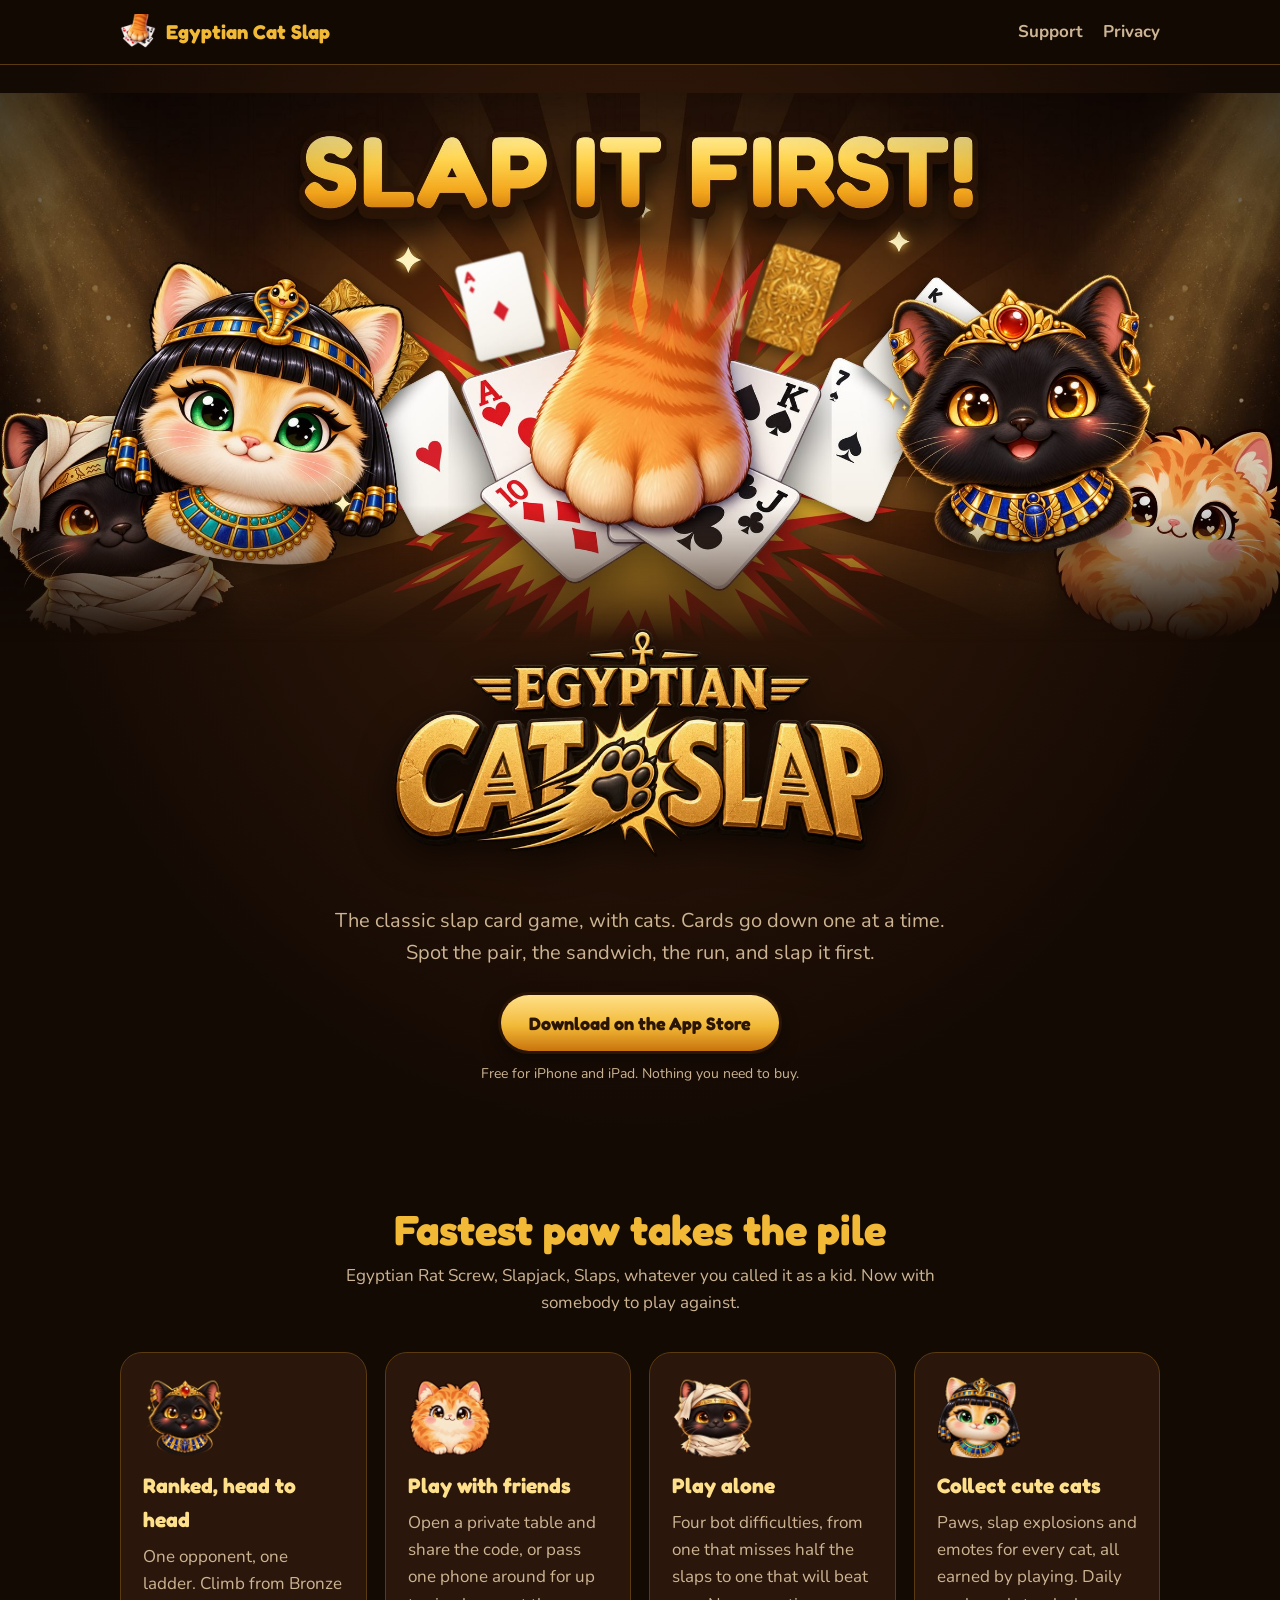
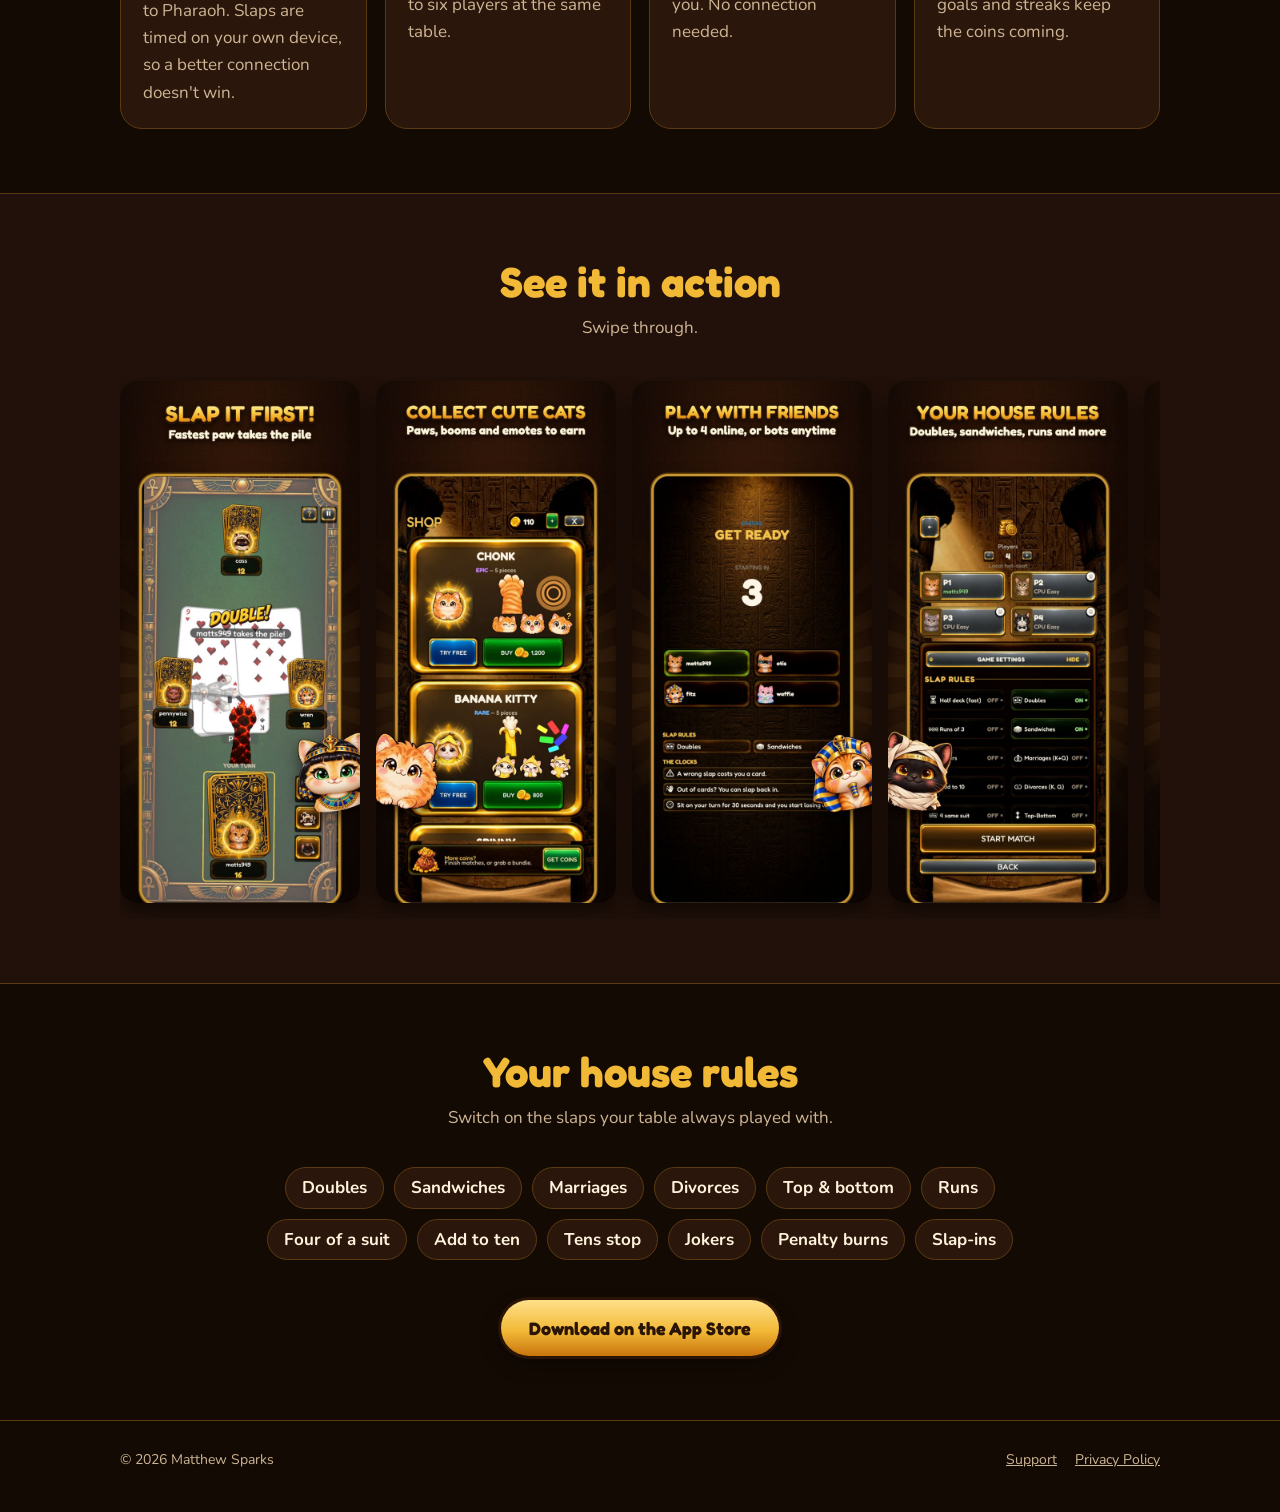
<file: index.html>
<!doctype html>
<html lang="en">
<head>
<meta charset="utf-8">
<meta name="viewport" content="width=device-width, initial-scale=1">
<title>Egyptian Cat Slap</title>
<meta name="description" content="The classic slap card game, with cats. Play Egyptian Rat Screw and Slapjack online, with friends, or against bots.">
<meta property="og:title" content="Egyptian Cat Slap">
<meta property="og:description" content="The classic slap card game, with cats. Fastest paw takes the pile.">
<meta property="og:image" content="https://mattsparks77.github.io/egyptian-cat-slap/img/og.jpg">
<meta property="og:type" content="website">
<meta property="og:url" content="https://mattsparks77.github.io/egyptian-cat-slap/">
<link rel="canonical" href="https://mattsparks77.github.io/egyptian-cat-slap/">
<meta name="twitter:card" content="summary_large_image">
<!-- Safari's "Open in App Store" banner on iPhones. -->
<meta name="apple-itunes-app" content="app-id=6799527608">
<link rel="icon" href="img/favicon.png">
<link rel="apple-touch-icon" href="img/icon-180.png">
<link rel="preconnect" href="https://fonts.googleapis.com">
<link rel="preconnect" href="https://fonts.gstatic.com" crossorigin>
<link href="https://fonts.googleapis.com/css2?family=Fredoka:wght@600;700&family=Nunito:wght@400;700;800&display=swap" rel="stylesheet">
<link rel="stylesheet" href="style.css">
</head>
<body>

<header class="top">
  <div class="wrap">
    <a class="brand" href="./"><img src="img/icon-180.png" alt=""><span>Egyptian Cat Slap</span></a>
    <nav class="nav">
      <a href="support.html">Support</a>
      <a href="privacy.html">Privacy</a>
    </nav>
  </div>
</header>

<main>
  <div class="hero">
    <img class="hero-art" src="img/hero.jpg" alt="An orange cat paw slaps a pile of playing cards while cute Egyptian cats watch">
    <div class="wrap">
      <img class="logo" src="img/logo.webp" alt="Egyptian Cat Slap">
      <p class="lead">The classic slap card game, with cats. Cards go down one at a time. Spot the pair, the sandwich, the run, and slap it first.</p>
      <a class="btn" href="https://apps.apple.com/us/app/egyptian-cat-slap/id6799527608">Download on the App Store</a>
      <p class="note">Free for iPhone and iPad. Nothing you need to buy.</p>
    </div>
  </div>

  <section>
    <div class="wrap">
      <h2>Fastest paw takes the pile</h2>
      <p class="sub">Egyptian Rat Screw, Slapjack, Slaps, whatever you called it as a kid. Now with somebody to play against.</p>
      <div class="features">
        <div class="feature"><img src="img/jewel.webp" alt=""><h3>Ranked, head to head</h3><p>One opponent, one ladder. Climb from Bronze to Pharaoh. Slaps are timed on your own device, so a better connection doesn't win.</p></div>
        <div class="feature"><img src="img/chonk.webp" alt=""><h3>Play with friends</h3><p>Open a private table and share the code, or pass one phone around for up to six players at the same table.</p></div>
        <div class="feature"><img src="img/mummy.webp" alt=""><h3>Play alone</h3><p>Four bot difficulties, from one that misses half the slaps to one that will beat you. No connection needed.</p></div>
        <div class="feature"><img src="img/cleo.webp" alt=""><h3>Collect cute cats</h3><p>Paws, slap explosions and emotes for every cat, all earned by playing. Daily goals and streaks keep the coins coming.</p></div>
      </div>
    </div>
  </section>

  <section class="alt">
    <div class="wrap">
      <h2>See it in action</h2>
      <p class="sub">Swipe through.</p>
      <div class="shots">
        <img src="img/shot1.jpg" alt="A match: DOUBLE! and the player takes the pile" loading="lazy">
        <img src="img/shot2.jpg" alt="The shop with Chonk and Banana Kitty" loading="lazy">
        <img src="img/shot3.jpg" alt="Four players getting ready for a match" loading="lazy">
        <img src="img/shot4.jpg" alt="Choosing house rules for a local game" loading="lazy">
        <img src="img/shot5.jpg" alt="The main menu with ranked play" loading="lazy">
        <img src="img/shot6.jpg" alt="Cleocatra, the Founder cat" loading="lazy">
      </div>
    </div>
  </section>

  <section>
    <div class="wrap">
      <h2>Your house rules</h2>
      <p class="sub">Switch on the slaps your table always played with.</p>
      <div class="rules">
        <span>Doubles</span><span>Sandwiches</span><span>Marriages</span><span>Divorces</span><span>Top &amp; bottom</span><span>Runs</span><span>Four of a suit</span><span>Add to ten</span><span>Tens stop</span><span>Jokers</span><span>Penalty burns</span><span>Slap-ins</span>
      </div>
      <p class="cta-end"><a class="btn" href="https://apps.apple.com/us/app/egyptian-cat-slap/id6799527608">Download on the App Store</a></p>
    </div>
  </section>
</main>

<footer>
  <div class="wrap">
    <span>&copy; 2026 Matthew Sparks</span>
    <nav><a href="support.html">Support</a><a href="privacy.html">Privacy Policy</a></nav>
  </div>
</footer>
</body>
</html>
</file>
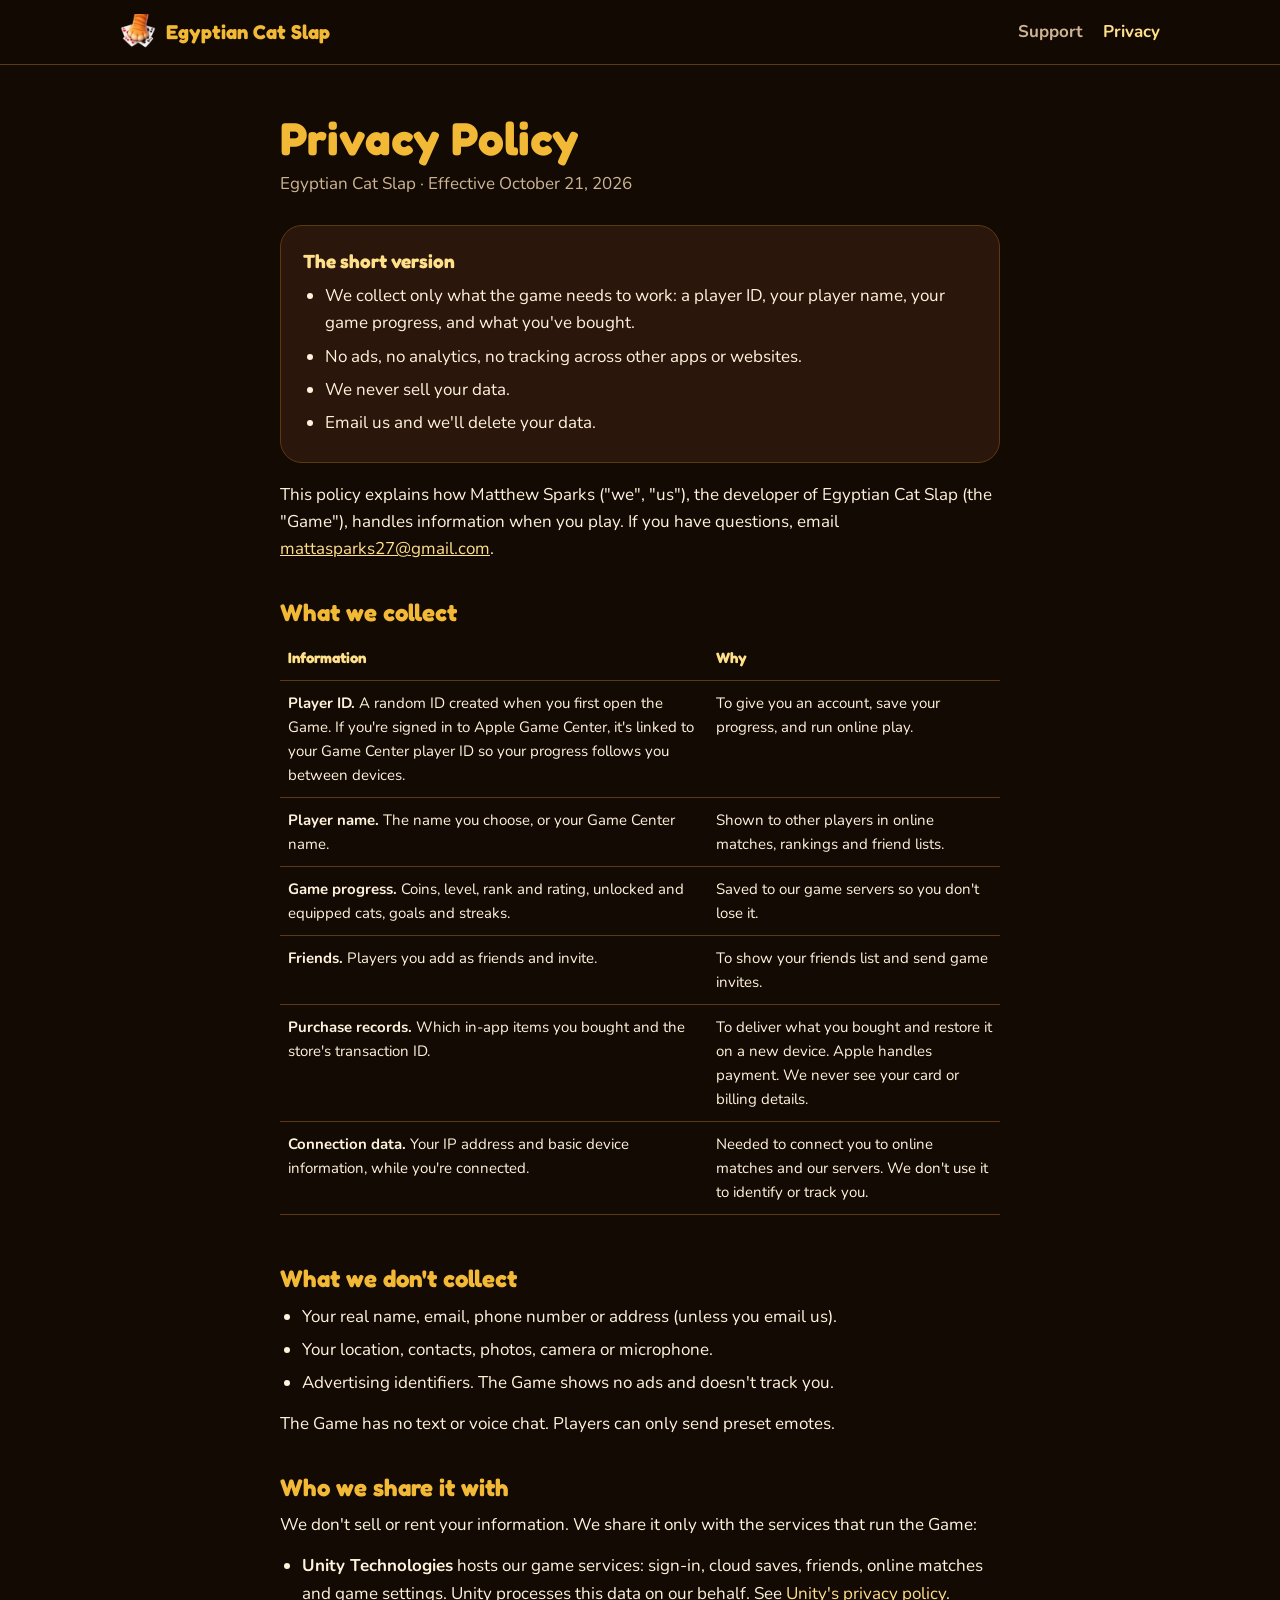
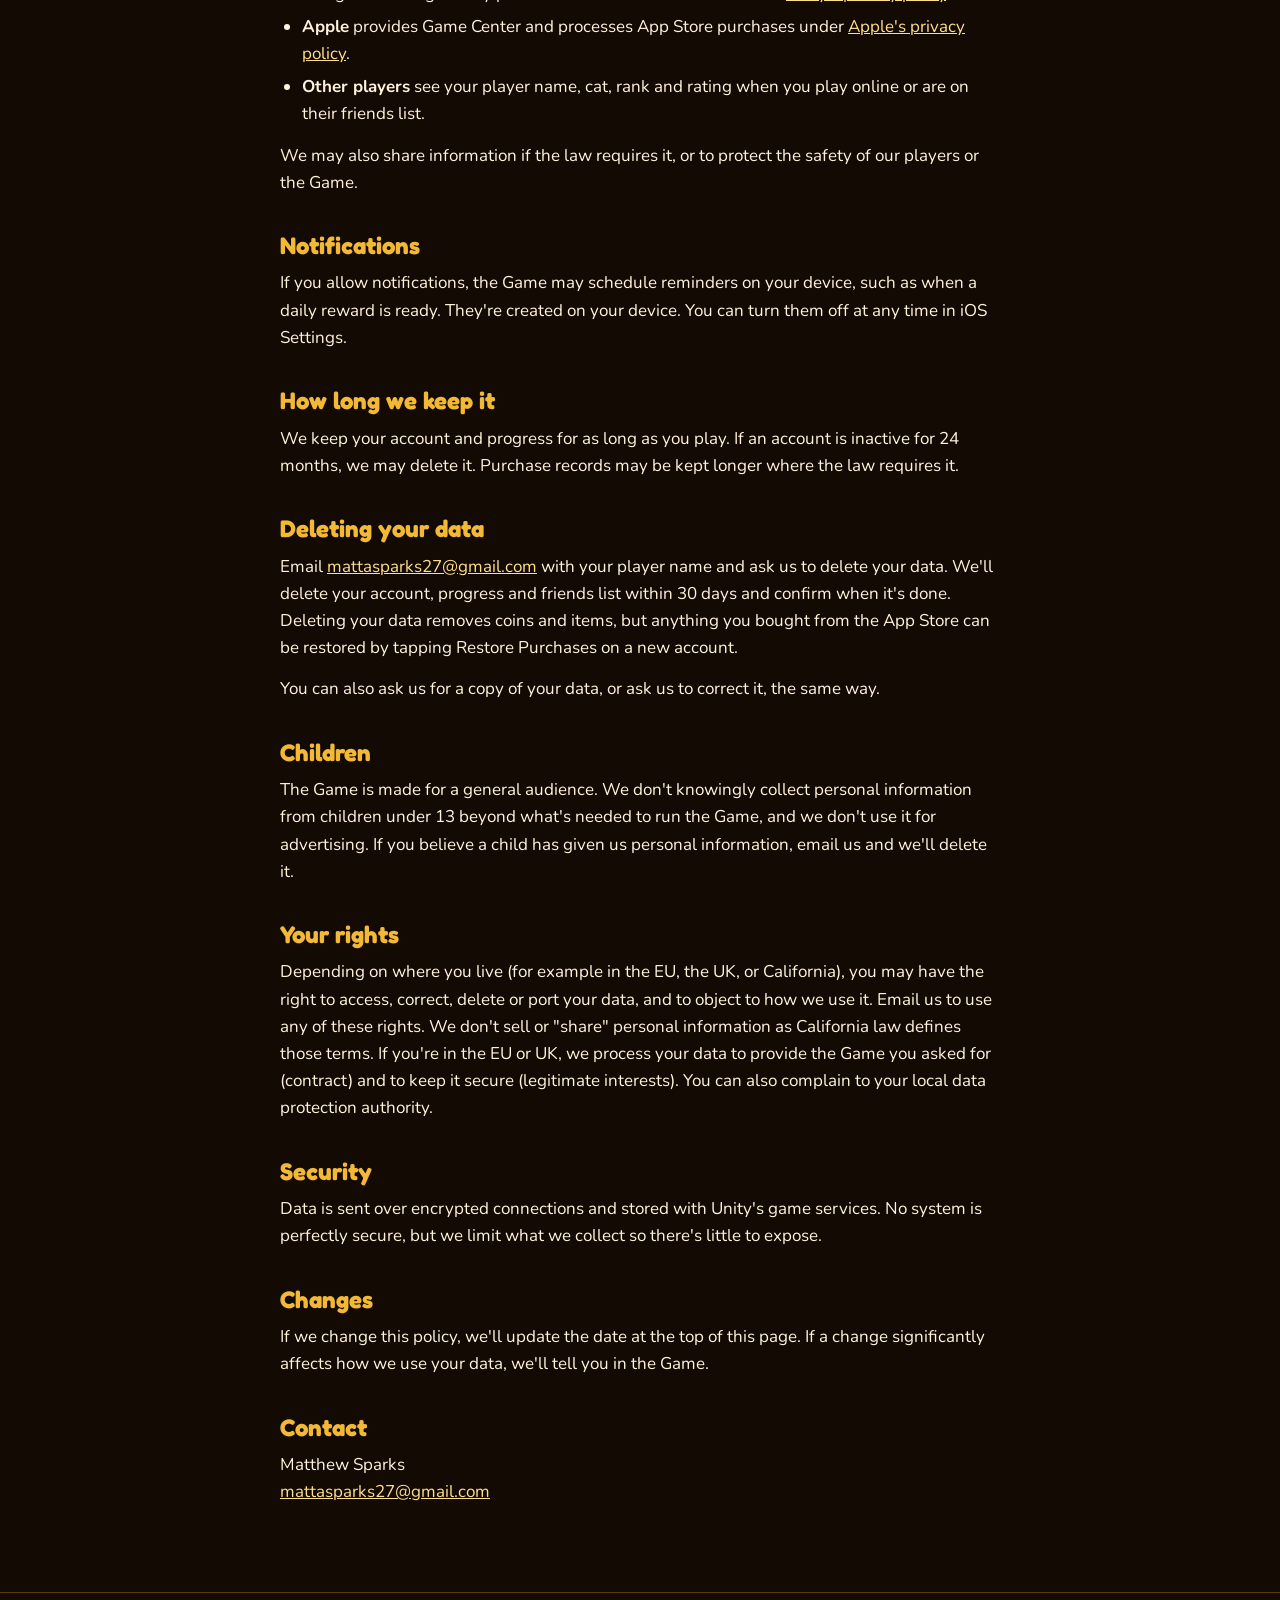
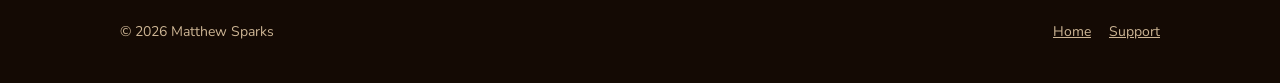
<file: privacy.html>
<!doctype html>
<html lang="en">
<head>
<meta charset="utf-8">
<meta name="viewport" content="width=device-width, initial-scale=1">
<title>Privacy Policy · Egyptian Cat Slap</title>
<meta name="description" content="What Egyptian Cat Slap collects, why, and how to delete it.">
<link rel="icon" href="img/favicon.png">
<link rel="apple-touch-icon" href="img/icon-180.png">
<link rel="preconnect" href="https://fonts.googleapis.com">
<link rel="preconnect" href="https://fonts.gstatic.com" crossorigin>
<link href="https://fonts.googleapis.com/css2?family=Fredoka:wght@600;700&family=Nunito:wght@400;700;800&display=swap" rel="stylesheet">
<link rel="stylesheet" href="style.css">
</head>
<body>

<header class="top">
  <div class="wrap">
    <a class="brand" href="./"><img src="img/icon-180.png" alt=""><span>Egyptian Cat Slap</span></a>
    <nav class="nav">
      <a href="support.html">Support</a>
      <a href="privacy.html" aria-current="page">Privacy</a>
    </nav>
  </div>
</header>

<main class="doc">
  <h1>Privacy Policy</h1>
  <p class="meta">Egyptian Cat Slap · Effective October 21, 2026</p>

  <div class="card">
    <h3 style="margin-top:0">The short version</h3>
    <ul style="margin-bottom:0">
      <li>We collect only what the game needs to work: a player ID, your player name, your game progress, and what you've bought.</li>
      <li>No ads, no analytics, no tracking across other apps or websites.</li>
      <li>We never sell your data.</li>
      <li>Email us and we'll delete your data.</li>
    </ul>
  </div>

  <p>This policy explains how Matthew Sparks ("we", "us"), the developer of Egyptian Cat Slap (the "Game"), handles information when you play. If you have questions, email <a href="mailto:mattasparks27@gmail.com">mattasparks27@gmail.com</a>.</p>

  <h2>What we collect</h2>
  <div class="table-scroll">
  <table>
    <tr><th>Information</th><th>Why</th></tr>
    <tr><td><strong>Player ID.</strong> A random ID created when you first open the Game. If you're signed in to Apple Game Center, it's linked to your Game Center player ID so your progress follows you between devices.</td><td>To give you an account, save your progress, and run online play.</td></tr>
    <tr><td><strong>Player name.</strong> The name you choose, or your Game Center name.</td><td>Shown to other players in online matches, rankings and friend lists.</td></tr>
    <tr><td><strong>Game progress.</strong> Coins, level, rank and rating, unlocked and equipped cats, goals and streaks.</td><td>Saved to our game servers so you don't lose it.</td></tr>
    <tr><td><strong>Friends.</strong> Players you add as friends and invite.</td><td>To show your friends list and send game invites.</td></tr>
    <tr><td><strong>Purchase records.</strong> Which in-app items you bought and the store's transaction ID.</td><td>To deliver what you bought and restore it on a new device. Apple handles payment. We never see your card or billing details.</td></tr>
    <tr><td><strong>Connection data.</strong> Your IP address and basic device information, while you're connected.</td><td>Needed to connect you to online matches and our servers. We don't use it to identify or track you.</td></tr>
  </table>
  </div>

  <h2>What we don't collect</h2>
  <ul>
    <li>Your real name, email, phone number or address (unless you email us).</li>
    <li>Your location, contacts, photos, camera or microphone.</li>
    <li>Advertising identifiers. The Game shows no ads and doesn't track you.</li>
  </ul>
  <p>The Game has no text or voice chat. Players can only send preset emotes.</p>

  <h2>Who we share it with</h2>
  <p>We don't sell or rent your information. We share it only with the services that run the Game:</p>
  <ul>
    <li><strong>Unity Technologies</strong> hosts our game services: sign-in, cloud saves, friends, online matches and game settings. Unity processes this data on our behalf. See <a href="https://unity.com/legal/game-player-and-app-user-privacy-policy">Unity's privacy policy</a>.</li>
    <li><strong>Apple</strong> provides Game Center and processes App Store purchases under <a href="https://www.apple.com/legal/privacy/">Apple's privacy policy</a>.</li>
    <li><strong>Other players</strong> see your player name, cat, rank and rating when you play online or are on their friends list.</li>
  </ul>
  <p>We may also share information if the law requires it, or to protect the safety of our players or the Game.</p>

  <h2>Notifications</h2>
  <p>If you allow notifications, the Game may schedule reminders on your device, such as when a daily reward is ready. They're created on your device. You can turn them off at any time in iOS Settings.</p>

  <h2>How long we keep it</h2>
  <p>We keep your account and progress for as long as you play. If an account is inactive for 24 months, we may delete it. Purchase records may be kept longer where the law requires it.</p>

  <h2>Deleting your data</h2>
  <p>Email <a href="mailto:mattasparks27@gmail.com?subject=Delete%20my%20Egyptian%20Cat%20Slap%20data">mattasparks27@gmail.com</a> with your player name and ask us to delete your data. We'll delete your account, progress and friends list within 30 days and confirm when it's done. Deleting your data removes coins and items, but anything you bought from the App Store can be restored by tapping Restore Purchases on a new account.</p>
  <p>You can also ask us for a copy of your data, or ask us to correct it, the same way.</p>

  <h2>Children</h2>
  <p>The Game is made for a general audience. We don't knowingly collect personal information from children under 13 beyond what's needed to run the Game, and we don't use it for advertising. If you believe a child has given us personal information, email us and we'll delete it.</p>

  <h2>Your rights</h2>
  <p>Depending on where you live (for example in the EU, the UK, or California), you may have the right to access, correct, delete or port your data, and to object to how we use it. Email us to use any of these rights. We don't sell or "share" personal information as California law defines those terms. If you're in the EU or UK, we process your data to provide the Game you asked for (contract) and to keep it secure (legitimate interests). You can also complain to your local data protection authority.</p>

  <h2>Security</h2>
  <p>Data is sent over encrypted connections and stored with Unity's game services. No system is perfectly secure, but we limit what we collect so there's little to expose.</p>

  <h2>Changes</h2>
  <p>If we change this policy, we'll update the date at the top of this page. If a change significantly affects how we use your data, we'll tell you in the Game.</p>

  <h2>Contact</h2>
  <p>Matthew Sparks<br><a href="mailto:mattasparks27@gmail.com">mattasparks27@gmail.com</a></p>
</main>

<footer>
  <div class="wrap">
    <span>&copy; 2026 Matthew Sparks</span>
    <nav><a href="./">Home</a><a href="support.html">Support</a></nav>
  </div>
</footer>
</body>
</html>
</file>
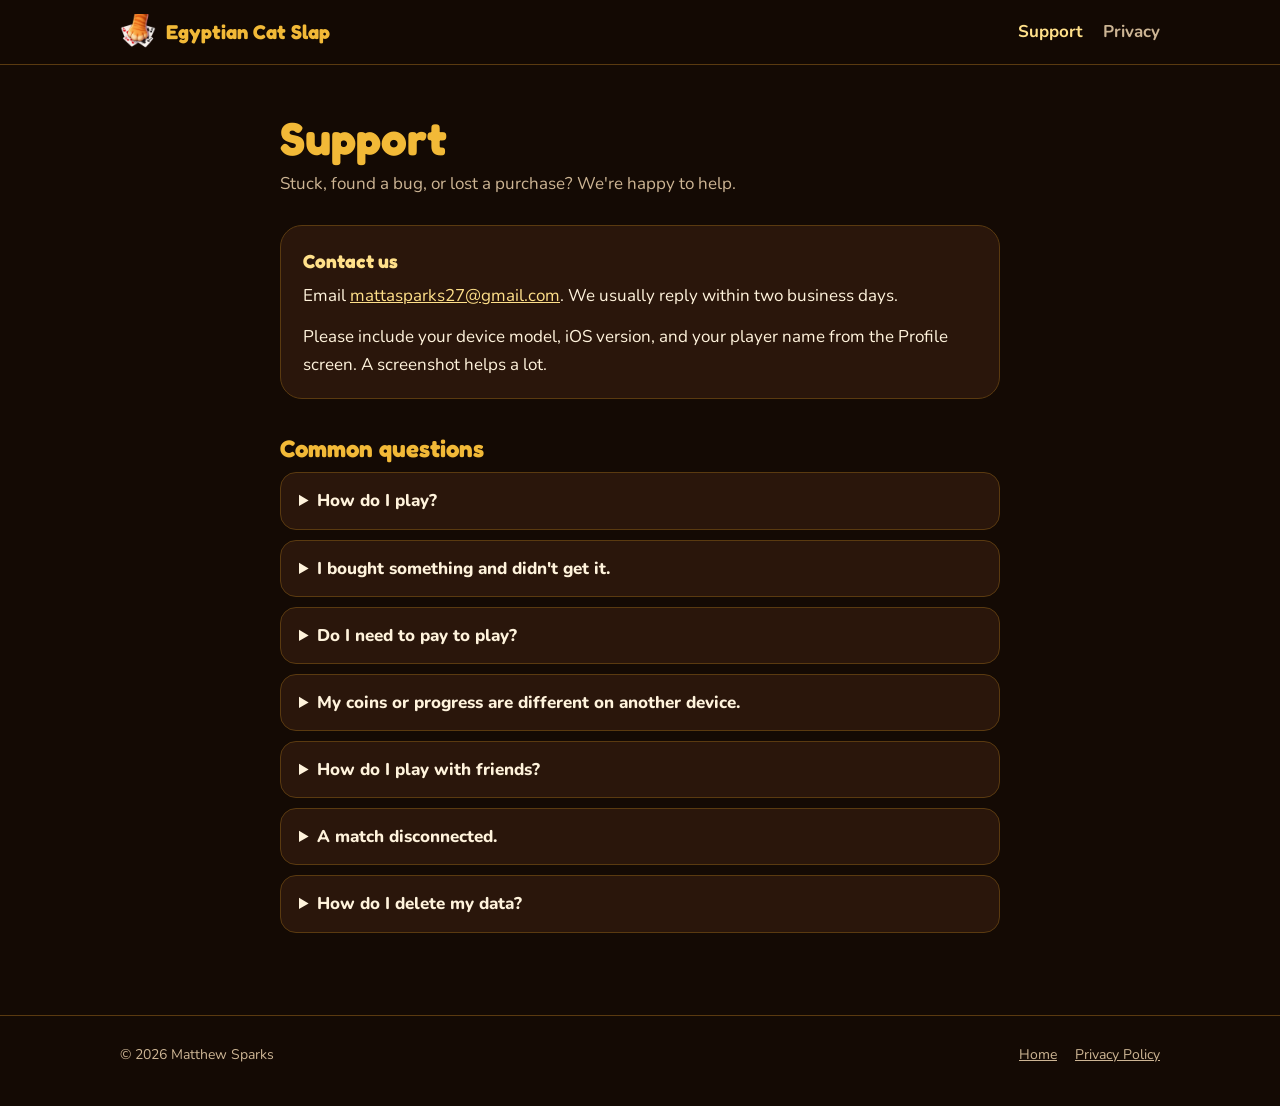
<file: support.html>
<!doctype html>
<html lang="en">
<head>
<meta charset="utf-8">
<meta name="viewport" content="width=device-width, initial-scale=1">
<title>Support · Egyptian Cat Slap</title>
<meta name="description" content="Help and contact for Egyptian Cat Slap.">
<link rel="icon" href="img/favicon.png">
<link rel="apple-touch-icon" href="img/icon-180.png">
<link rel="preconnect" href="https://fonts.googleapis.com">
<link rel="preconnect" href="https://fonts.gstatic.com" crossorigin>
<link href="https://fonts.googleapis.com/css2?family=Fredoka:wght@600;700&family=Nunito:wght@400;700;800&display=swap" rel="stylesheet">
<link rel="stylesheet" href="style.css">
</head>
<body>

<header class="top">
  <div class="wrap">
    <a class="brand" href="./"><img src="img/icon-180.png" alt=""><span>Egyptian Cat Slap</span></a>
    <nav class="nav">
      <a href="support.html" aria-current="page">Support</a>
      <a href="privacy.html">Privacy</a>
    </nav>
  </div>
</header>

<main class="doc">
  <h1>Support</h1>
  <p class="meta">Stuck, found a bug, or lost a purchase? We're happy to help.</p>

  <div class="card">
    <h3 style="margin-top:0">Contact us</h3>
    <p>Email <a href="mailto:mattasparks27@gmail.com?subject=Egyptian%20Cat%20Slap%20support">mattasparks27@gmail.com</a>. We usually reply within two business days.</p>
    <p style="margin-bottom:0">Please include your device model, iOS version, and your player name from the Profile screen. A screenshot helps a lot.</p>
  </div>

  <h2>Common questions</h2>

  <details>
    <summary>How do I play?</summary>
    <p>Players take turns putting one card face up on the pile. When the pile makes a slap pattern (two cards of the same rank in a row, for example), slap it. The fastest correct slap takes the whole pile. Face cards start a challenge: the next player has a few tries to play a face card of their own, or the challenger wins the pile. Win every card to win the game. The <strong>?</strong> button in a match explains every rule that's switched on.</p>
  </details>

  <details>
    <summary>I bought something and didn't get it.</summary>
    <p>Close the game completely and reopen it while connected to the internet. The game asks the App Store for your purchases each time it starts. If your character pack is still missing, open the coin panel (the <strong>+</strong> beside your coins) and tap <strong>Restore Purchases</strong>. Still missing? Email us with the date of the purchase. You can also request a refund from Apple at <a href="https://reportaproblem.apple.com">reportaproblem.apple.com</a>.</p>
  </details>

  <details>
    <summary>Do I need to pay to play?</summary>
    <p>No. Every mode is free, and every cat in the shop can be earned with coins from playing. Coin packs and character packs are optional shortcuts.</p>
  </details>

  <details>
    <summary>My coins or progress are different on another device.</summary>
    <p>Progress is saved to your player account. On iPhone and iPad, signing in to Game Center keeps the same account across your devices. Without Game Center, each install starts its own account.</p>
  </details>

  <details>
    <summary>How do I play with friends?</summary>
    <p>From the main menu choose <strong>Quick Play</strong>, open a private table, and share the code. Friends enter it to join. For a game on one phone, choose local play and pass the device around.</p>
  </details>

  <details>
    <summary>A match disconnected.</summary>
    <p>Online play needs a steady connection. Check your Wi-Fi or mobile data and start a new match. If it keeps happening, email us with the time it happened and whether you were on Wi-Fi.</p>
  </details>

  <details>
    <summary>How do I delete my data?</summary>
    <p>Email us from any address with your player name and ask for your data to be deleted. We'll remove your account and its saved progress within 30 days and confirm when it's done. See the <a href="privacy.html">Privacy Policy</a> for what we store.</p>
  </details>
</main>

<footer>
  <div class="wrap">
    <span>&copy; 2026 Matthew Sparks</span>
    <nav><a href="./">Home</a><a href="privacy.html">Privacy Policy</a></nav>
  </div>
</footer>
</body>
</html>
</file>
<file: style.css>
:root {
  --bg: #140a04;
  --bg-2: #22110a;
  --panel: #2a160b;
  --line: #5a3a10;
  --gold: #f2b937;
  --gold-hi: #ffe08a;
  --cream: #fff3dc;
  --muted: #cdb594;
  --ink: #2a1406;
  --radius: 22px;
  --max: 1080px;
}

* { box-sizing: border-box; margin: 0; padding: 0; }
html { -webkit-text-size-adjust: 100%; }
body {
  font-family: "Nunito", system-ui, -apple-system, "Segoe UI", sans-serif;
  background: var(--bg);
  color: var(--cream);
  line-height: 1.6;
  font-size: 17px;
}
img { max-width: 100%; display: block; }
a { color: var(--gold-hi); }
a:hover { color: #fff; }

.wrap { max-width: var(--max); margin: 0 auto; padding: 0 20px; }
h1, h2, h3, .brand, .btn { font-family: "Fredoka", system-ui, sans-serif; font-weight: 700; }

/* ---- Top bar ---- */
.top {
  position: sticky; top: 0; z-index: 10;
  background: rgba(20, 10, 4, .88);
  backdrop-filter: blur(8px);
  border-bottom: 1px solid var(--line);
}
.top .wrap { display: flex; align-items: center; justify-content: space-between; height: 64px; gap: 16px; }
.brand { display: flex; align-items: center; gap: 10px; color: var(--gold); text-decoration: none; font-size: 20px; white-space: nowrap; }
.brand img { width: 36px; height: 36px; }
.nav { display: flex; gap: 20px; }
.nav a { color: var(--muted); text-decoration: none; font-weight: 700; }
.nav a:hover, .nav a[aria-current] { color: var(--gold-hi); }

/* ---- Hero ---- */
.hero { position: relative; overflow: hidden; text-align: center; padding: 28px 0 56px;
  background: radial-gradient(ellipse at 50% 30%, #3a1c0a 0%, var(--bg) 70%); }
.hero-art { width: 100%; max-width: 1400px; margin: 0 auto; aspect-ratio: 3840 / 1646; object-fit: cover;
  -webkit-mask: linear-gradient(180deg, #000 75%, transparent); mask: linear-gradient(180deg, #000 75%, transparent); }
.hero .logo { width: min(520px, 86%); margin: -40px auto 10px; filter: drop-shadow(0 10px 18px rgba(0,0,0,.6)); }
.hero p.lead { font-size: 20px; color: var(--muted); max-width: 620px; margin: 0 auto 26px; }

.btn {
  display: inline-flex; align-items: center; gap: 10px;
  padding: 14px 28px; border-radius: 999px; font-size: 18px; text-decoration: none;
  color: var(--ink); background: linear-gradient(180deg, var(--gold-hi), var(--gold) 55%, #c9740c);
  box-shadow: 0 0 0 3px var(--ink), 0 8px 20px rgba(0,0,0,.45);
}
.btn:hover { color: var(--ink); filter: brightness(1.08); }
.btn.soon { cursor: default; }
.note { color: var(--muted); font-size: 14px; margin-top: 12px; }
.cta-end { text-align: center; margin-top: 40px; }
:focus-visible { outline: 3px solid var(--gold-hi); outline-offset: 3px; border-radius: 8px; }

/* ---- Sections ---- */
section { padding: 64px 0; }
section.alt { background: var(--bg-2); border-top: 1px solid var(--line); border-bottom: 1px solid var(--line); }
h2 { font-size: clamp(28px, 5vw, 42px); color: var(--gold); text-align: center; margin-bottom: 8px; line-height: 1.15; }
.sub { text-align: center; color: var(--muted); margin: 0 auto 36px; max-width: 640px; }

.features { display: grid; grid-template-columns: repeat(auto-fit, minmax(240px, 1fr)); gap: 18px; }
.feature { background: var(--panel); border: 1px solid var(--line); border-radius: var(--radius); padding: 22px; }
.feature img { width: 84px; height: 84px; margin-bottom: 10px; }
.feature h3 { color: var(--gold-hi); font-size: 21px; margin-bottom: 6px; }
.feature p { color: var(--muted); }

.shots { display: flex; gap: 16px; overflow-x: auto; padding: 4px 4px 16px; scroll-snap-type: x mandatory; }
.shots img { width: 240px; flex: 0 0 auto; border-radius: 18px; scroll-snap-align: start; box-shadow: 0 10px 24px rgba(0,0,0,.5); }

.rules { display: flex; flex-wrap: wrap; justify-content: center; gap: 10px; max-width: 760px; margin: 0 auto; }
.rules span { background: var(--panel); border: 1px solid var(--line); border-radius: 999px; padding: 6px 16px; font-weight: 700; color: var(--cream); }

/* ---- Document pages (privacy, support) ---- */
.doc { max-width: 760px; margin: 0 auto; padding: 48px 20px 72px; }
.doc h1 { font-size: clamp(32px, 6vw, 46px); color: var(--gold); line-height: 1.1; margin-bottom: 6px; }
.doc .meta { color: var(--muted); margin-bottom: 28px; }
.doc h2 { text-align: left; font-size: 24px; margin: 36px 0 10px; }
.doc h3 { font-size: 19px; color: var(--gold-hi); margin: 22px 0 6px; }
.doc p, .doc ul, .doc table { margin-bottom: 14px; }
.doc ul { padding-left: 22px; }
.doc li { margin-bottom: 6px; }
.doc .card { background: var(--panel); border: 1px solid var(--line); border-radius: var(--radius); padding: 20px 22px; margin: 18px 0; }
.doc table { width: 100%; border-collapse: collapse; font-size: 15px; }
.doc th, .doc td { text-align: left; vertical-align: top; padding: 10px 8px; border-bottom: 1px solid var(--line); }
.doc th { color: var(--gold-hi); font-family: "Fredoka", sans-serif; }
.table-scroll { overflow-x: auto; }
details { background: var(--panel); border: 1px solid var(--line); border-radius: 16px; padding: 14px 18px; margin-bottom: 10px; }
summary { cursor: pointer; font-weight: 800; color: var(--cream); }
details p { margin: 10px 0 0; color: var(--muted); }

/* ---- Footer ---- */
footer { border-top: 1px solid var(--line); padding: 28px 0 40px; color: var(--muted); font-size: 14px; }
footer .wrap { display: flex; flex-wrap: wrap; gap: 12px 24px; justify-content: space-between; }
footer nav { display: flex; gap: 18px; }
footer a { color: var(--muted); }

@media (max-width: 560px) {
  body { font-size: 16px; }
  .nav { gap: 14px; font-size: 15px; }
  .brand span { display: none; }
  .hero .logo { margin-top: -16px; }
  .shots img { width: 200px; }
}
</file>
